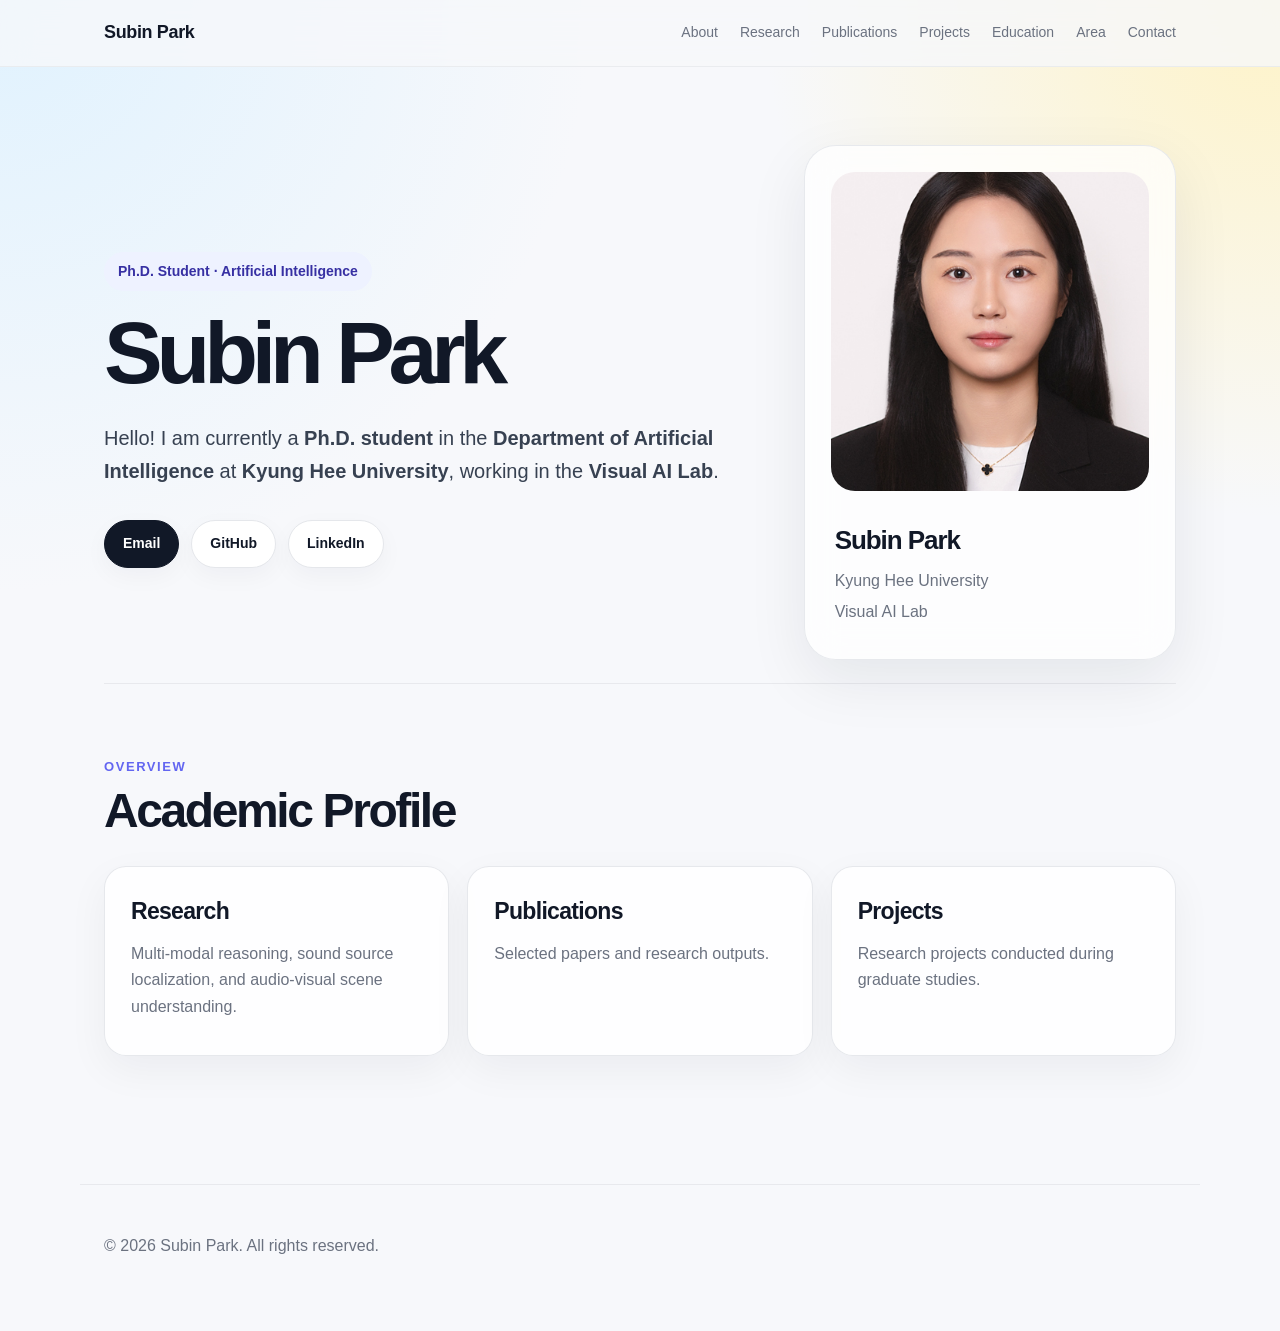
<file: index.html>
<!DOCTYPE html>
<html lang="en">
<head>
  <meta charset="UTF-8" />
  <meta name="viewport" content="width=device-width, initial-scale=1.0" />
  <title>Subin Park</title>
  <link rel="stylesheet" href="style.css" />

  <!-- Google tag (gtag.js) -->
  <script async src="https://www.googletagmanager.com/gtag/js?id=G-E4RYLG2HKZ"></script>
  <script>
    window.dataLayer = window.dataLayer || [];
    function gtag(){dataLayer.push(arguments);}
    gtag('js', new Date());
  
    gtag('config', 'G-E4RYLG2HKZ');
  </script>
</head>

<body>
  <header class="site-header">
    <nav class="nav">
      <a href="index.html" class="logo">Subin Park</a>
      <div class="nav-links">
        <a href="index.html">About</a>
        <a href="research.html">Research</a>
        <a href="publications.html">Publications</a>
        <a href="projects.html">Projects</a>
        <a href="education.html">Education</a>
        <a href="area.html">Area</a>
        <a href="contact.html">Contact</a>
      </div>
    </nav>
  </header>

  <main>
    <!-- Hero -->
    <section class="hero">
      <div class="hero-text">
        <p class="eyebrow">Ph.D. Student · Artificial Intelligence</p>
        <h1>Subin Park</h1>

        <p class="intro">
          Hello! I am currently a <strong>Ph.D. student</strong> in the
          <strong>Department of Artificial Intelligence</strong> at
          <strong>Kyung Hee University</strong>, working in the
          <strong>Visual AI Lab</strong>.
        </p>

        <div class="hero-buttons">
          <a href="mailto:subin.park@khu.ac.kr" class="button primary">Email</a>
          <a href="https://github.com/subinbing" class="button" target="_blank">GitHub</a>
          <a href="https://www.linkedin.com/in/subinbing7445/" class="button" target="_blank">LinkedIn</a>
        </div>
      </div>

      <div class="hero-card">
        <img src="assets/profile.jpg" alt="Subin Park" class="profile-img" />
        <div class="profile-info">
          <h2>Subin Park</h2>
          <p>Kyung Hee University</p>
          <p>Visual AI Lab</p>
        </div>
      </div>
    </section>

    <!-- Preview -->
    <section class="section">
      <div class="section-title">
        <span>Overview</span>
        <h2>Academic Profile</h2>
      </div>

      <div class="overview-grid">
        <a href="research.html" class="overview-card">
          <h3>Research</h3>
          <p>Multi-modal reasoning, sound source localization, and audio-visual scene understanding.</p>
        </a>

        <a href="publications.html" class="overview-card">
          <h3>Publications</h3>
          <p>Selected papers and research outputs.</p>
        </a>

        <a href="projects.html" class="overview-card">
          <h3>Projects</h3>
          <p>Research projects conducted during graduate studies.</p>
        </a>
      </div>
    </section>
  </main>

  <footer>
    <p>© 2026 Subin Park. All rights reserved.</p>
  </footer>
</body>
</html>
</file>
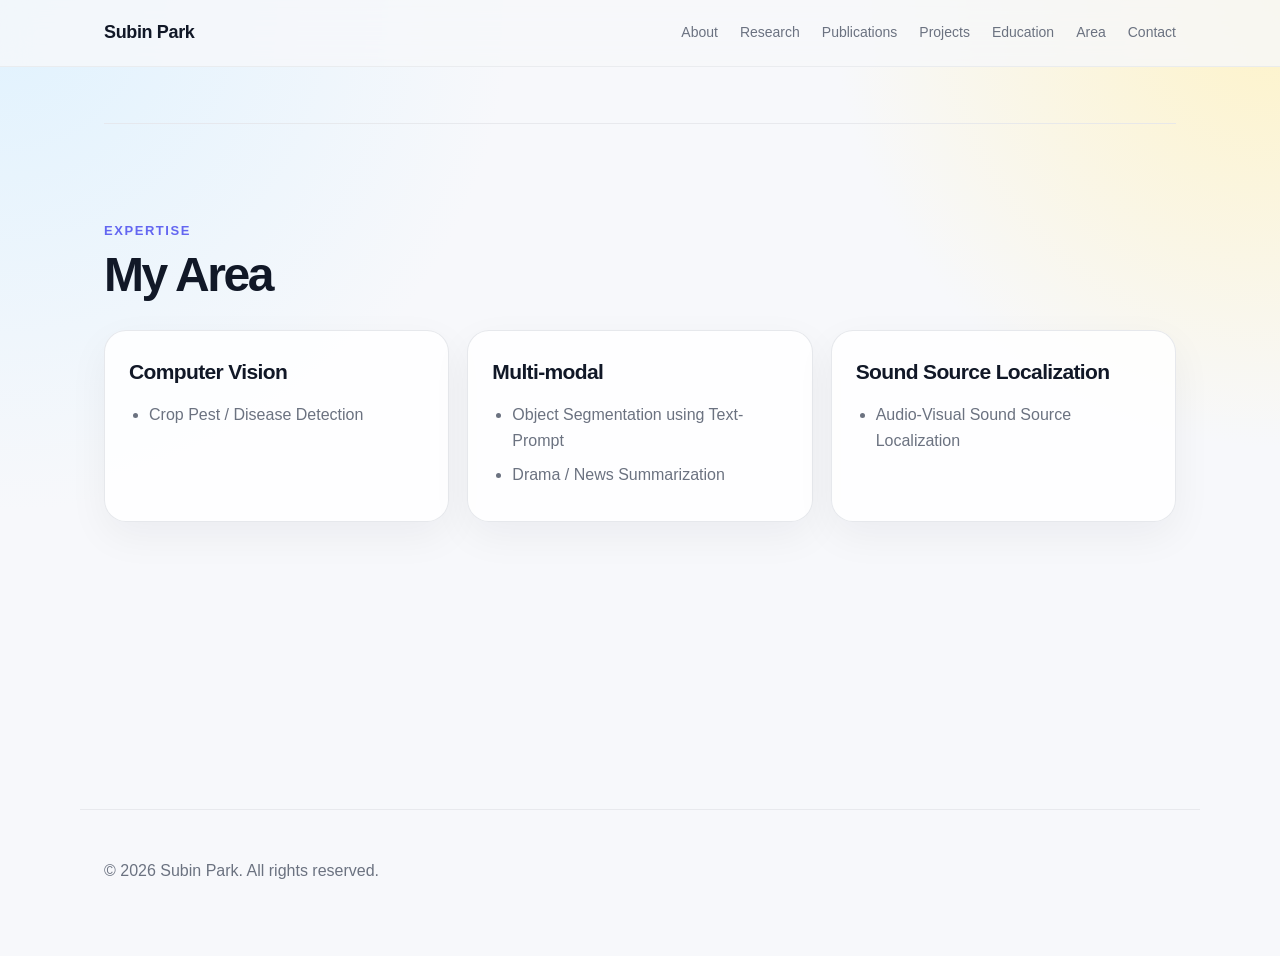
<file: area.html>
<!DOCTYPE html>
<html lang="en">
<head>
  <meta charset="UTF-8" />
  <meta name="viewport" content="width=device-width, initial-scale=1.0" />
  <title>Area | Subin Park</title>
  <link rel="stylesheet" href="style.css" />

  <!-- Google tag (gtag.js) -->
  <script async src="https://www.googletagmanager.com/gtag/js?id=G-E4RYLG2HKZ"></script>
  <script>
    window.dataLayer = window.dataLayer || [];
    function gtag(){dataLayer.push(arguments);}
    gtag('js', new Date());
  
    gtag('config', 'G-E4RYLG2HKZ');
  </script>
</head>

<body>
  <header class="site-header">
    <nav class="nav">
      <a href="index.html" class="logo">Subin Park</a>
      <div class="nav-links">
        <a href="index.html">About</a>
        <a href="research.html">Research</a>
        <a href="publications.html">Publications</a>
        <a href="projects.html">Projects</a>
        <a href="education.html">Education</a>
        <a href="area.html">Area</a>
        <a href="contact.html">Contact</a>
      </div>
    </nav>
  </header>

  <main>
    <section class="section page-section">
      <div class="section-title">
        <span>Expertise</span>
        <h2>My Area</h2>
      </div>

      <div class="area-grid">
        <div class="area-card">
          <h3>Computer Vision</h3>
          <ul>
            <li>Crop Pest / Disease Detection</li>
          </ul>
        </div>

        <div class="area-card">
          <h3>Multi-modal</h3>
          <ul>
            <li>Object Segmentation using Text-Prompt</li>
            <li>Drama / News Summarization</li>
          </ul>
        </div>

        <div class="area-card">
          <h3>Sound Source Localization</h3>
          <ul>
            <li>Audio-Visual Sound Source Localization</li>
          </ul>
        </div>
      </div>
    </section>
  </main>

  <footer>
    <p>© 2026 Subin Park. All rights reserved.</p>
  </footer>
</body>
</html>
</file>
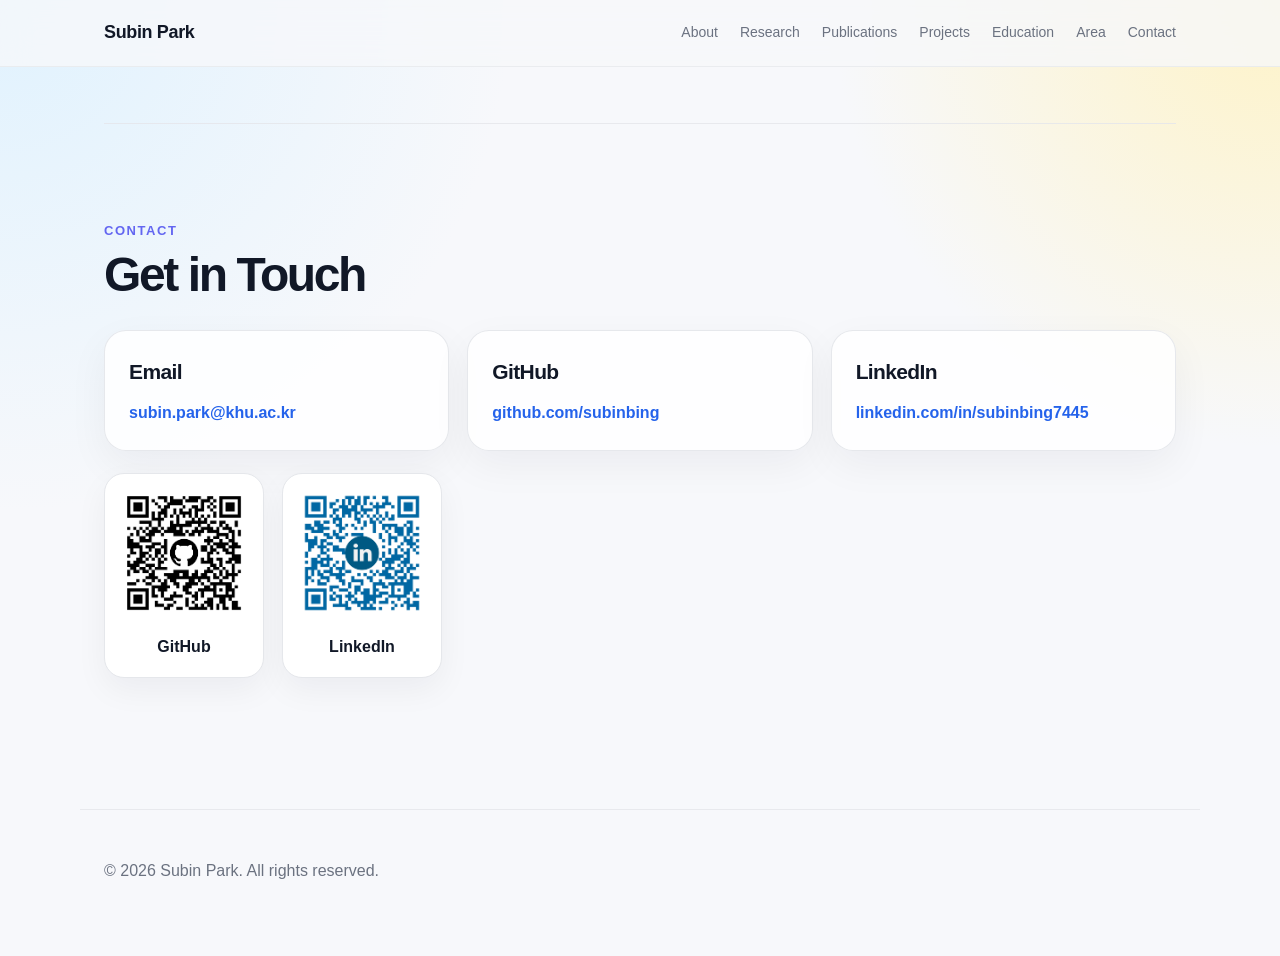
<file: contact.html>
<!DOCTYPE html>
<html lang="en">
<head>
  <meta charset="UTF-8" />
  <meta name="viewport" content="width=device-width, initial-scale=1.0" />
  <title>Contact | Subin Park</title>
  <link rel="stylesheet" href="style.css" />

  <!-- Google tag (gtag.js) -->
  <script async src="https://www.googletagmanager.com/gtag/js?id=G-E4RYLG2HKZ"></script>
  <script>
    window.dataLayer = window.dataLayer || [];
    function gtag(){dataLayer.push(arguments);}
    gtag('js', new Date());
  
    gtag('config', 'G-E4RYLG2HKZ');
  </script>
</head>

<body>
  <header class="site-header">
    <nav class="nav">
      <a href="index.html" class="logo">Subin Park</a>
      <div class="nav-links">
        <a href="index.html">About</a>
        <a href="research.html">Research</a>
        <a href="publications.html">Publications</a>
        <a href="projects.html">Projects</a>
        <a href="education.html">Education</a>
        <a href="area.html">Area</a>
        <a href="contact.html">Contact</a>
      </div>
    </nav>
  </header>

  <main>
    <section class="section page-section contact-section">
      <div class="section-title">
        <span>Contact</span>
        <h2>Get in Touch</h2>
      </div>

      <div class="contact-grid">
        <div class="contact-card">
          <h3>Email</h3>
          <a href="mailto:subin.park@khu.ac.kr">subin.park@khu.ac.kr</a>
        </div>

        <div class="contact-card">
          <h3>GitHub</h3>
          <a href="https://github.com/subinbing" target="_blank">github.com/subinbing</a>
        </div>

        <div class="contact-card">
          <h3>LinkedIn</h3>
          <a href="https://www.linkedin.com/in/subinbing7445/" target="_blank">linkedin.com/in/subinbing7445</a>
        </div>
      </div>

      <div class="qr-grid">
        <div class="qr-card">
          <img src="assets/qr-code-github.png" alt="GitHub QR Code" />
          <p>GitHub</p>
        </div>

        <div class="qr-card">
          <img src="assets/qr-code-linkedin.png" alt="LinkedIn QR Code" />
          <p>LinkedIn</p>
        </div>
      </div>
    </section>
  </main>

  <footer>
    <p>© 2026 Subin Park. All rights reserved.</p>
  </footer>
</body>
</html>
</file>
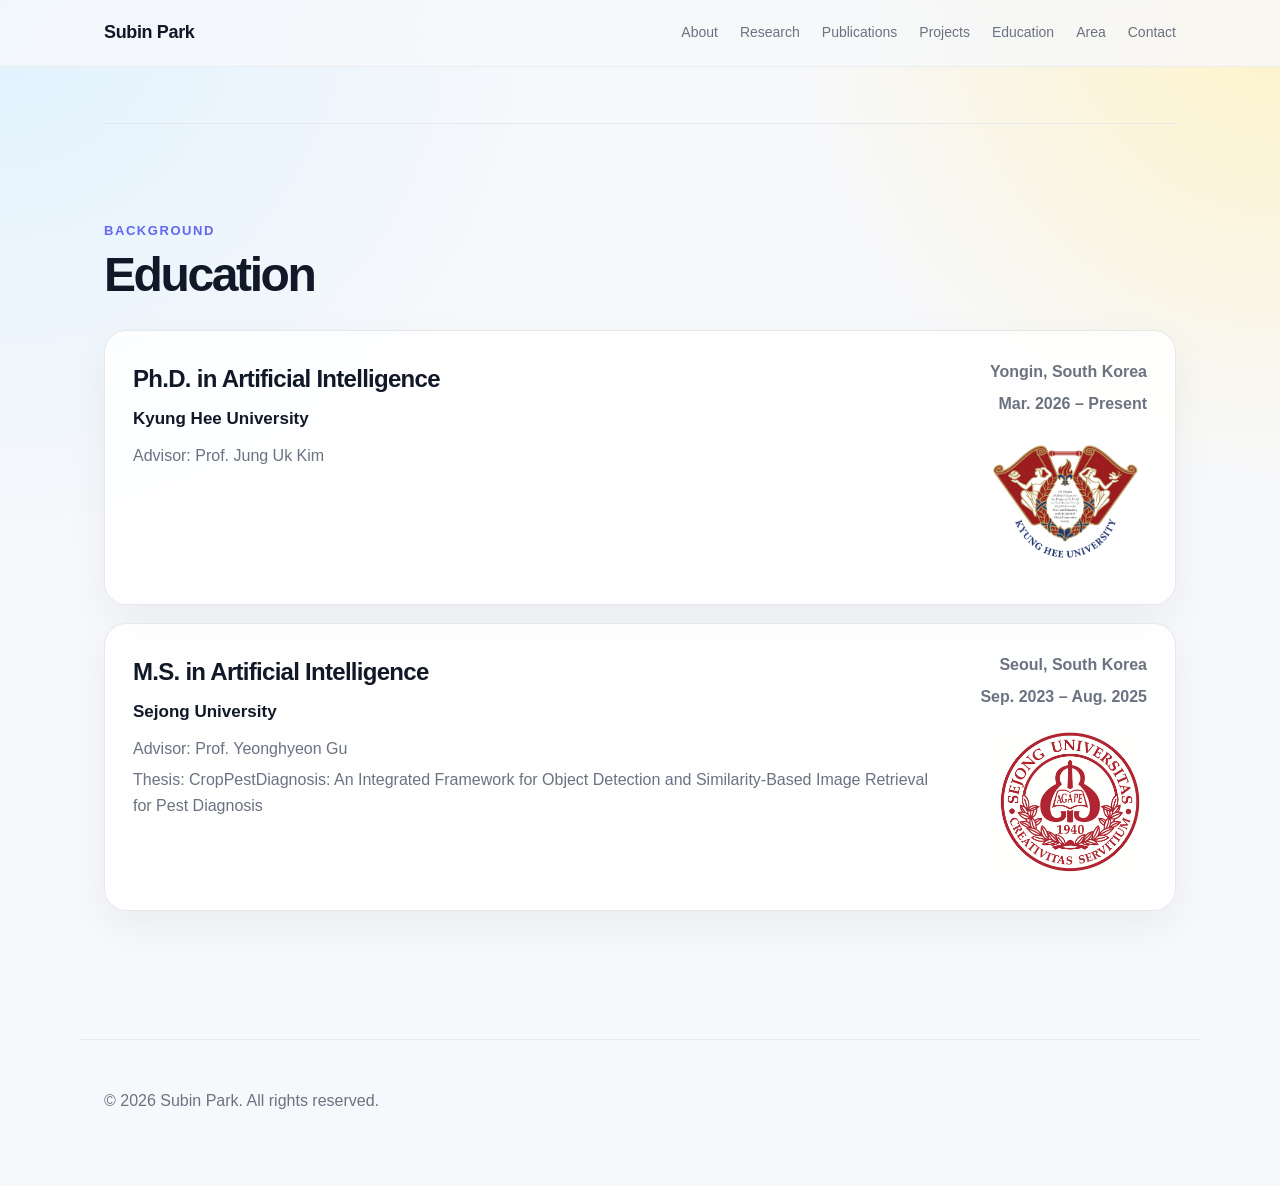
<file: education.html>
<!DOCTYPE html>
<html lang="en">
<head>
  <meta charset="UTF-8" />
  <meta name="viewport" content="width=device-width, initial-scale=1.0" />
  <title>Education | Subin Park</title>
  <link rel="stylesheet" href="style.css" />

  <!-- Google tag (gtag.js) -->
  <script async src="https://www.googletagmanager.com/gtag/js?id=G-E4RYLG2HKZ"></script>
  <script>
    window.dataLayer = window.dataLayer || [];
    function gtag(){dataLayer.push(arguments);}
    gtag('js', new Date());
  
    gtag('config', 'G-E4RYLG2HKZ');
  </script>
</head>
<body>
  <header class="site-header">
    <nav class="nav">
      <a href="index.html" class="logo">Subin Park</a>
      <div class="nav-links">
        <a href="index.html">About</a>
        <a href="research.html">Research</a>
        <a href="publications.html">Publications</a>
        <a href="projects.html">Projects</a>
        <a href="education.html">Education</a>
        <a href="area.html">Area</a>
        <a href="contact.html">Contact</a>
      </div>
    </nav>
  </header>
  <main>
    <section class="section page-section">
      <div class="section-title">
        <span>Background</span>
        <h2>Education</h2>
      </div>
      <div class="education-list">

        <div class="education-item">
          <div class="education-main">
            <div>
              <h3>Ph.D. in Artificial Intelligence</h3>
              <p class="education-school">Kyung Hee University</p>
              <p class="education-detail">Advisor: Prof. Jung Uk Kim</p>
            </div>
            <div class="education-meta">
              <p>Yongin, South Korea</p>
              <p>Mar. 2026 – Present</p>
              <img src="assets/khu-logo.png" alt="Kyung Hee University logo" class="edu-logo" />
            </div>
          </div>
        </div>

        <div class="education-item">
          <div class="education-main">
            <div>
              <h3>M.S. in Artificial Intelligence</h3>
              <p class="education-school">Sejong University</p>
              <p class="education-detail">Advisor: Prof. Yeonghyeon Gu</p>
              <p class="education-detail">Thesis: CropPestDiagnosis: An Integrated Framework for Object Detection and Similarity-Based Image Retrieval for Pest Diagnosis</p>
            </div>
            <div class="education-meta">
              <p>Seoul, South Korea</p>
              <p>Sep. 2023 – Aug. 2025</p>
              <img src="assets/sejong-logo.png" alt="Sejong University logo" class="edu-logo" />
            </div>
          </div>
        </div>

      </div>
    </section>
  </main>
  <footer>
    <p>© 2026 Subin Park. All rights reserved.</p>
  </footer>
</body>
</html>
</file>
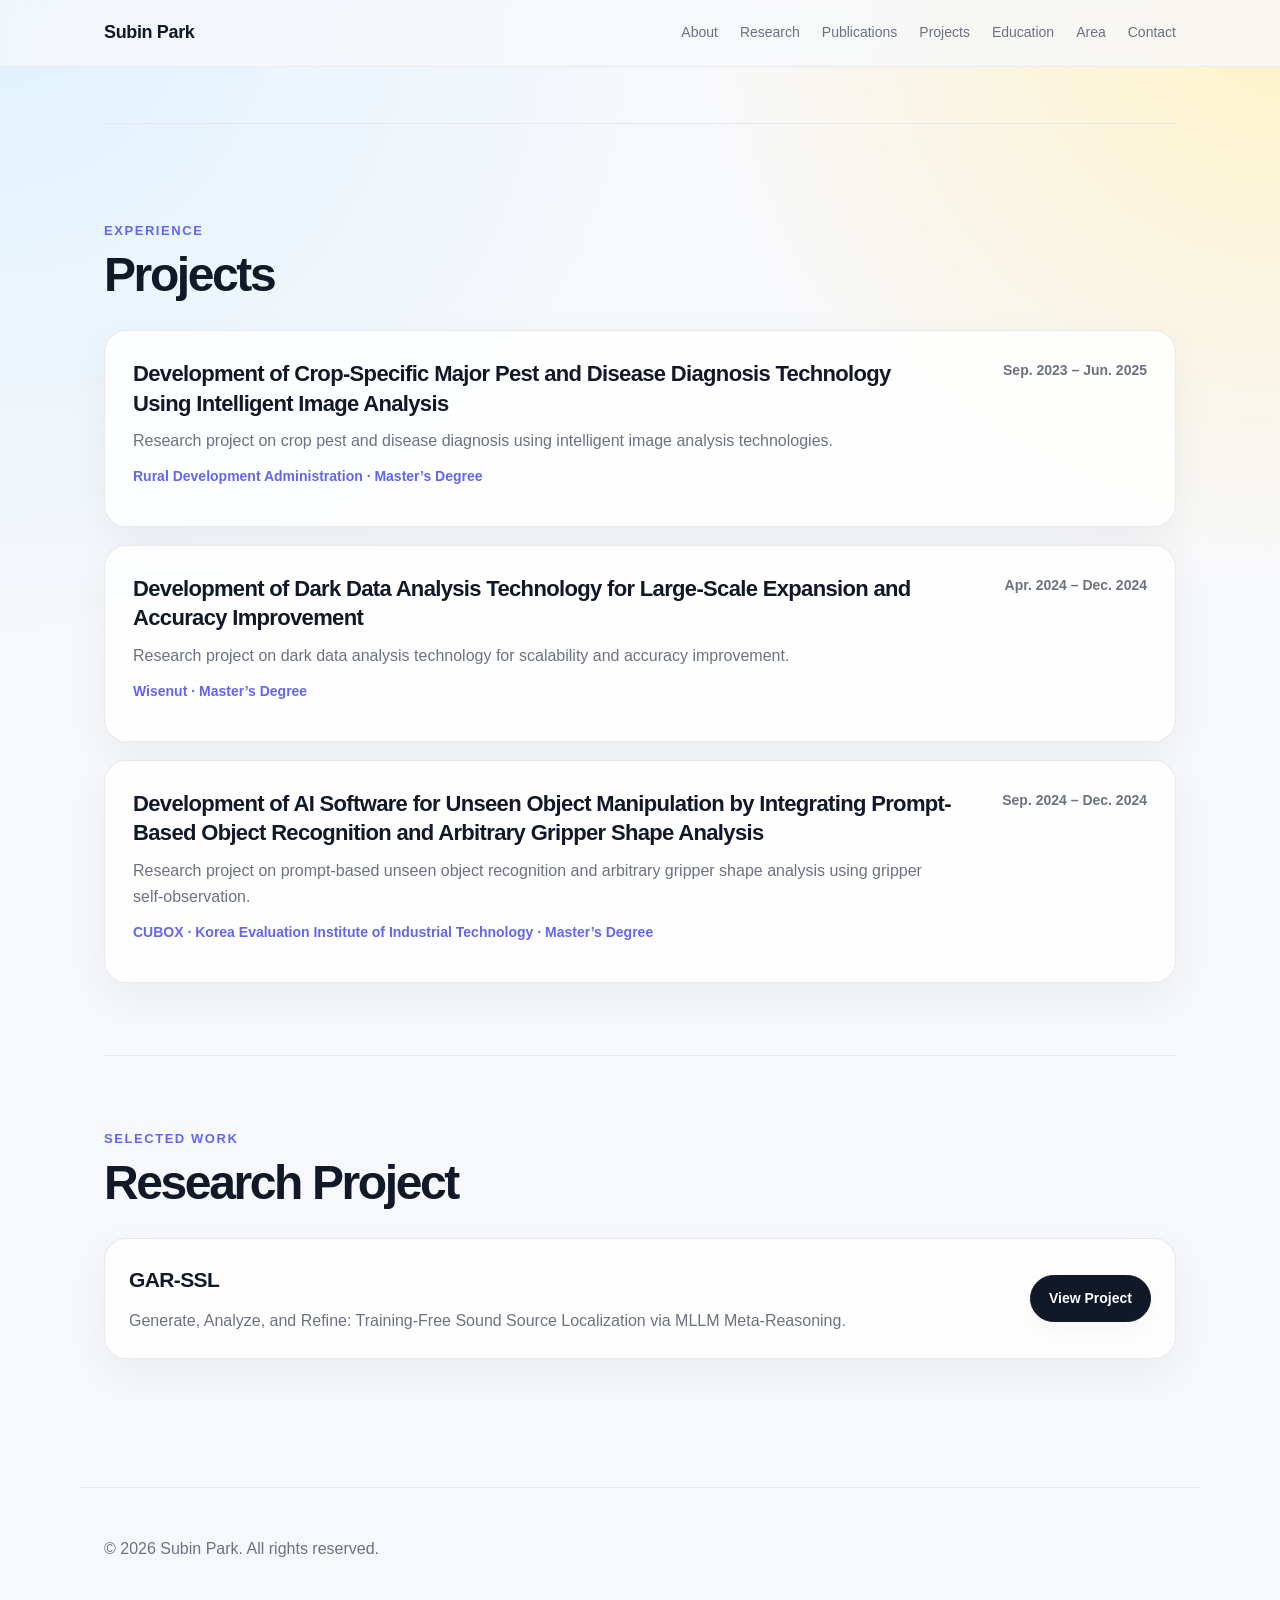
<file: projects.html>
<!DOCTYPE html>
<html lang="en">
<head>
  <meta charset="UTF-8" />
  <meta name="viewport" content="width=device-width, initial-scale=1.0" />
  <title>Projects | Subin Park</title>
  <link rel="stylesheet" href="style.css" />

  <!-- Google tag (gtag.js) -->
  <script async src="https://www.googletagmanager.com/gtag/js?id=G-E4RYLG2HKZ"></script>
  <script>
    window.dataLayer = window.dataLayer || [];
    function gtag(){dataLayer.push(arguments);}
    gtag('js', new Date());
  
    gtag('config', 'G-E4RYLG2HKZ');
  </script>
</head>

<body>
  <header class="site-header">
    <nav class="nav">
      <a href="index.html" class="logo">Subin Park</a>
      <div class="nav-links">
        <a href="index.html">About</a>
        <a href="research.html">Research</a>
        <a href="publications.html">Publications</a>
        <a href="projects.html">Projects</a>
        <a href="education.html">Education</a>
        <a href="area.html">Area</a>
        <a href="contact.html">Contact</a>
      </div>
    </nav>
  </header>

  <main>
    <section class="section page-section">
      <div class="section-title">
        <span>Experience</span>
        <h2>Projects</h2>
      </div>

      <div class="project-list">
        <div class="project-item">
          <div class="project-content">
            <h3>Development of Crop-Specific Major Pest and Disease Diagnosis Technology Using Intelligent Image Analysis</h3>
            <p>
              Research project on crop pest and disease diagnosis using intelligent image analysis technologies.
            </p>
            <p class="project-meta">
              Rural Development Administration · Master’s Degree
            </p>
          </div>

          <div class="project-date">
            Sep. 2023 – Jun. 2025
          </div>
        </div>

        <div class="project-item">
          <div class="project-content">
            <h3>Development of Dark Data Analysis Technology for Large-Scale Expansion and Accuracy Improvement</h3>
            <p>
              Research project on dark data analysis technology for scalability and accuracy improvement.
            </p>
            <p class="project-meta">
              Wisenut · Master’s Degree
            </p>
          </div>

          <div class="project-date">
            Apr. 2024 – Dec. 2024
          </div>
        </div>

        <div class="project-item">
          <div class="project-content">
            <h3>Development of AI Software for Unseen Object Manipulation by Integrating Prompt-Based Object Recognition and Arbitrary Gripper Shape Analysis</h3>
            <p>
              Research project on prompt-based unseen object recognition and arbitrary gripper shape analysis using gripper self-observation.
            </p>
            <p class="project-meta">
              CUBOX · Korea Evaluation Institute of Industrial Technology · Master’s Degree
            </p>
          </div>

          <div class="project-date">
            Sep. 2024 – Dec. 2024
          </div>
        </div>
      </div>
    </section>

    <section class="section">
      <div class="section-title">
        <span>Selected Work</span>
        <h2>Research Project</h2>
      </div>

      <div class="project-card">
        <div>
          <h3>GAR-SSL</h3>
          <p>
            Generate, Analyze, and Refine: Training-Free Sound Source Localization
            via MLLM Meta-Reasoning.
          </p>
        </div>
        <a href="https://visualaikhu.github.io/GAR-SSL/" target="_blank" class="button primary">
          View Project
        </a>
      </div>
    </section>
  </main>

  <footer>
    <p>© 2026 Subin Park. All rights reserved.</p>
  </footer>
</body>
</html>
</file>
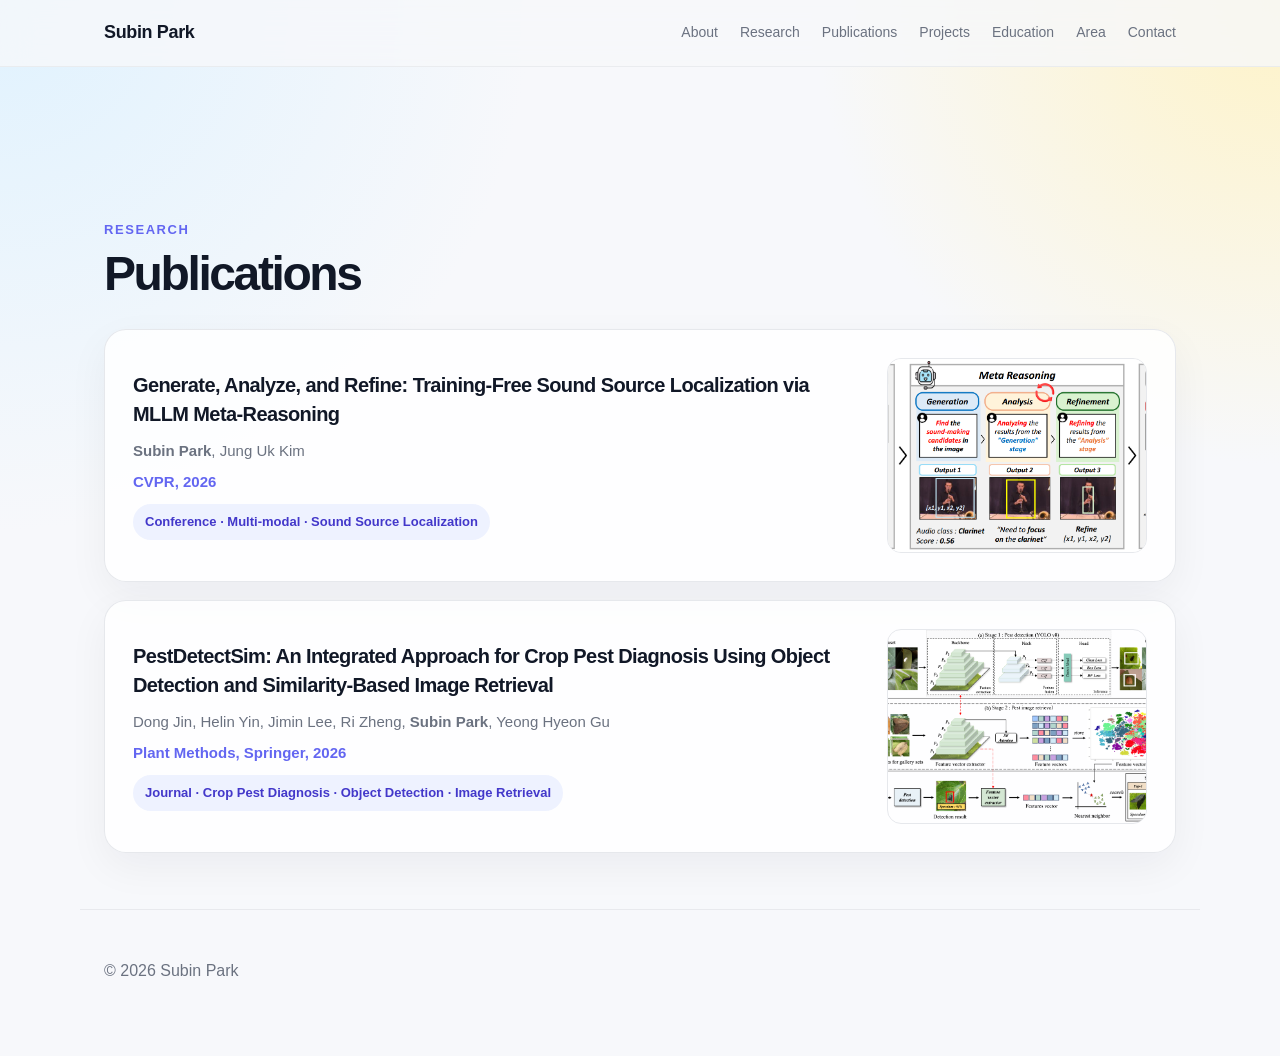
<file: publications.html>
<!DOCTYPE html>
<html lang="en">
<head>
  <meta charset="UTF-8" />
  <meta name="viewport" content="width=device-width, initial-scale=1.0" />
  <title>Publications – Subin Park</title>
  <link rel="stylesheet" href="style.css" />

  <!-- Google tag (gtag.js) -->
  <script async src="https://www.googletagmanager.com/gtag/js?id=G-E4RYLG2HKZ"></script>
  <script>
    window.dataLayer = window.dataLayer || [];
    function gtag(){dataLayer.push(arguments);}
    gtag('js', new Date());
  
    gtag('config', 'G-E4RYLG2HKZ');
  </script>
</head>
<body>
  <header class="site-header">
    <nav class="nav">
      <a class="logo" href="index.html">Subin Park</a>
      <div class="nav-links">
        <a href="index.html">About</a>
        <a href="research.html">Research</a>
        <a href="publications.html">Publications</a>
        <a href="projects.html">Projects</a>
        <a href="education.html">Education</a>
        <a href="area.html">Area</a>
        <a href="contact.html">Contact</a>
      </div>
    </nav>
  </header>

  <main>
    <div class="page-section">
      <div class="section-title">
        <span>RESEARCH</span>
        <h2>Publications</h2>
      </div>

      <div class="publication-list">

        <!-- 1. CVPR 2026 -->
        <div class="publication-item">
          <div class="pub-content">
            <p class="pub-title">Generate, Analyze, and Refine: Training-Free Sound Source Localization via MLLM Meta-Reasoning</p>
            <p class="pub-authors"><strong>Subin Park</strong>, Jung Uk Kim</p>
            <p class="pub-venue">CVPR, 2026</p>
            <span class="pub-tags">Conference · Multi-modal · Sound Source Localization</span>
          </div>
          <div class="pub-figure">
            <img src="assets/gar-ssl.png" alt="GAR-SSL figure" />
          </div>
        </div>

        <!-- 2. Plant Methods 2026 -->
        <div class="publication-item">
          <div class="pub-content">
            <p class="pub-title">PestDetectSim: An Integrated Approach for Crop Pest Diagnosis Using Object Detection and Similarity-Based Image Retrieval</p>
            <p class="pub-authors">Dong Jin, Helin Yin, Jimin Lee, Ri Zheng, <strong>Subin Park</strong>, Yeong Hyeon Gu</p>
            <p class="pub-venue">Plant Methods, Springer, 2026</p>
            <span class="pub-tags">Journal · Crop Pest Diagnosis · Object Detection · Image Retrieval</span>
          </div>
          <div class="pub-figure">
            <img src="assets/pestdetectsim.png" alt="PestDetectSim figure" />
          </div>
        </div>
        
      </div>
    </div>
  </main>

  <footer>
    <p>© 2026 Subin Park</p>
  </footer>
</body>
</html>
</file>
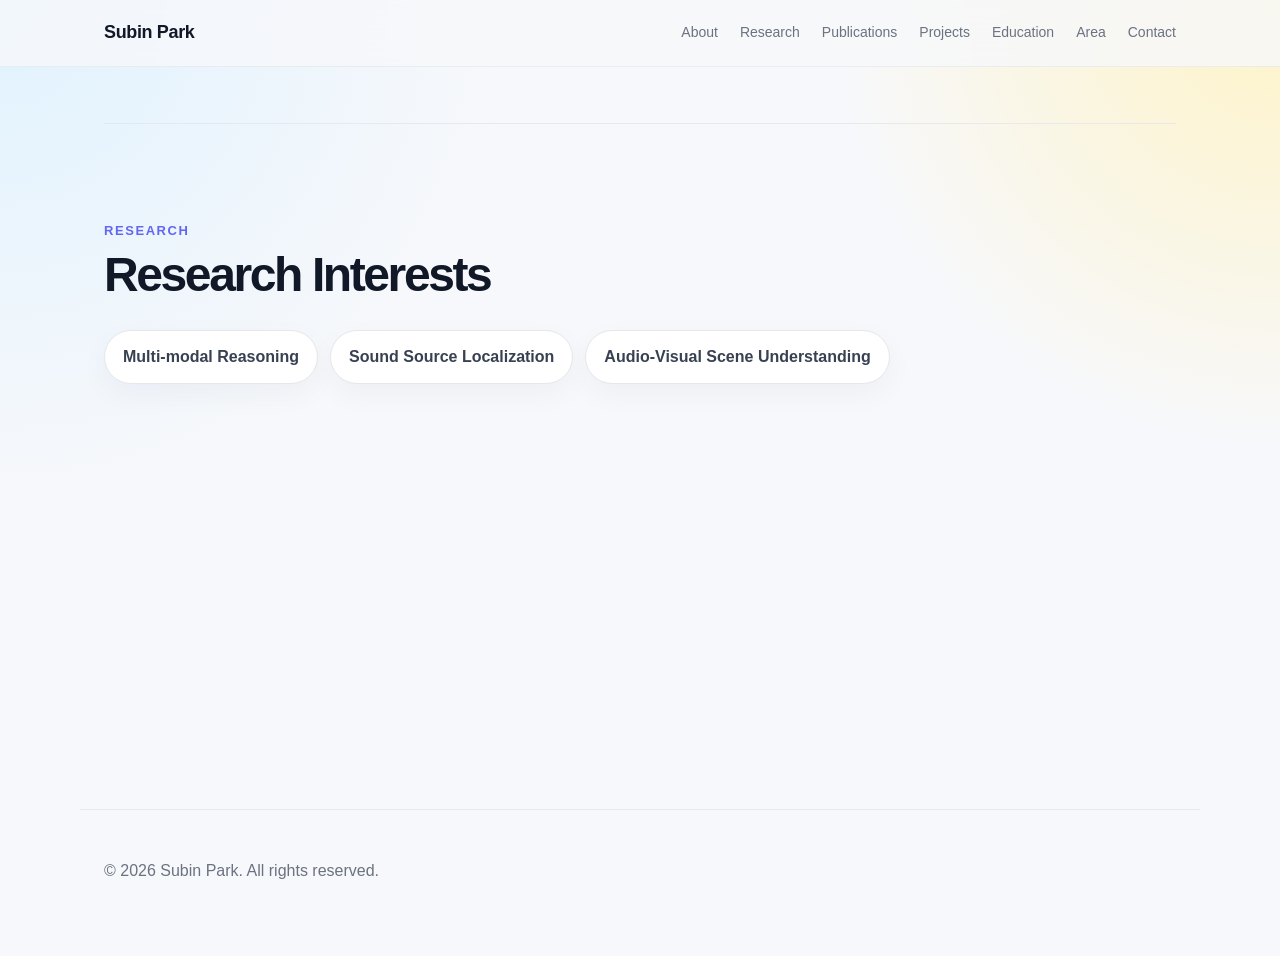
<file: research.html>
<!DOCTYPE html>
<html lang="en">
<head>
  <meta charset="UTF-8" />
  <meta name="viewport" content="width=device-width, initial-scale=1.0" />
  <title>Research | Subin Park</title>
  <link rel="stylesheet" href="style.css" />

  <!-- Google tag (gtag.js) -->
  <script async src="https://www.googletagmanager.com/gtag/js?id=G-E4RYLG2HKZ"></script>
  <script>
    window.dataLayer = window.dataLayer || [];
    function gtag(){dataLayer.push(arguments);}
    gtag('js', new Date());
  
    gtag('config', 'G-E4RYLG2HKZ');
  </script>
</head>

<body>
  <header class="site-header">
    <nav class="nav">
      <a href="index.html" class="logo">Subin Park</a>
      <div class="nav-links">
        <a href="index.html">About</a>
        <a href="research.html">Research</a>
        <a href="publications.html">Publications</a>
        <a href="projects.html">Projects</a>
        <a href="education.html">Education</a>
        <a href="area.html">Area</a>
        <a href="contact.html">Contact</a>
      </div>
    </nav>
  </header>

  <main>
    <section class="section page-section">
      <div class="section-title">
        <span>Research</span>
        <h2>Research Interests</h2>
      </div>

      <div class="tag-list">
        <span>Multi-modal Reasoning</span>
        <span>Sound Source Localization</span>
        <span>Audio-Visual Scene Understanding</span>
      </div>
    </section>
  </main>

  <footer>
    <p>© 2026 Subin Park. All rights reserved.</p>
  </footer>
</body>
</html>
</file>
<file: style.css>
:root {
  --bg: #f7f8fb;
  --card: #ffffff;
  --text: #111827;
  --muted: #6b7280;
  --line: #e5e7eb;
  --primary: #111827;
  --soft: #eef2ff;
  --radius: 22px;
  --shadow: 0 20px 60px rgba(15, 23, 42, 0.08);
}

* {
  box-sizing: border-box;
}

html {
  scroll-behavior: smooth;
}

body {
  margin: 0;
  font-family: Inter, -apple-system, BlinkMacSystemFont, "Segoe UI", Arial, sans-serif;
  color: var(--text);
  background:
    radial-gradient(circle at top left, #e0f2fe 0, transparent 32%),
    radial-gradient(circle at top right, #fef3c7 0, transparent 28%),
    var(--bg);
  line-height: 1.65;
}

a {
  color: inherit;
}

.site-header {
  position: sticky;
  top: 0;
  z-index: 10;
  background: rgba(247, 248, 251, 0.8);
  backdrop-filter: blur(16px);
  border-bottom: 1px solid rgba(229, 231, 235, 0.7);
}

.nav {
  max-width: 1120px;
  margin: 0 auto;
  padding: 18px 24px;
  display: flex;
  align-items: center;
  justify-content: space-between;
}

.logo {
  font-weight: 800;
  font-size: 18px;
  text-decoration: none;
  letter-spacing: -0.02em;
}

.nav-links {
  display: flex;
  gap: 22px;
  font-size: 14px;
}

.nav-links a {
  color: var(--muted);
  text-decoration: none;
  transition: color 0.2s ease;
}

.nav-links a:hover {
  color: var(--text);
}

main {
  max-width: 1120px;
  margin: 0 auto;
  padding: 56px 24px;
}

.hero {
  min-height: 560px;
  display: grid;
  grid-template-columns: 1.4fr 0.8fr;
  align-items: center;
  gap: 48px;
}

.eyebrow {
  display: inline-flex;
  padding: 8px 14px;
  border-radius: 999px;
  background: var(--soft);
  color: #3730a3;
  font-weight: 700;
  font-size: 14px;
  margin-bottom: 20px;
}

.hero h1 {
  margin: 0;
  font-size: clamp(48px, 8vw, 88px);
  line-height: 0.95;
  letter-spacing: -0.07em;
}

.intro {
  max-width: 720px;
  margin: 28px 0 0;
  color: #374151;
  font-size: 20px;
}

.hero-buttons {
  display: flex;
  flex-wrap: wrap;
  gap: 12px;
  margin-top: 32px;
}

.button {
  display: inline-flex;
  align-items: center;
  justify-content: center;
  min-height: 44px;
  padding: 11px 18px;
  border-radius: 999px;
  border: 1px solid var(--line);
  background: var(--card);
  color: var(--text);
  text-decoration: none;
  font-weight: 700;
  font-size: 14px;
  box-shadow: 0 8px 24px rgba(15, 23, 42, 0.04);
  transition: transform 0.2s ease, box-shadow 0.2s ease;
}

.button:hover {
  transform: translateY(-2px);
  box-shadow: 0 14px 34px rgba(15, 23, 42, 0.1);
}

.button.primary {
  background: var(--primary);
  color: white;
  border-color: var(--primary);
}

.hero-card {
  background: rgba(255, 255, 255, 0.72);
  backdrop-filter: blur(18px);
  border: 1px solid rgba(229, 231, 235, 0.9);
  border-radius: 32px;
  padding: 26px;
  box-shadow: var(--shadow);
}

.profile-img {
  width: 100%;
  aspect-ratio: 1 / 1;
  object-fit: cover;
  border-radius: 24px;
  background: #eef2f7;
}

.profile-info {
  padding: 20px 4px 4px;
}

.profile-info h2 {
  margin: 0 0 6px;
  font-size: 26px;
  letter-spacing: -0.04em;
}

.profile-info p {
  margin: 4px 0;
  color: var(--muted);
}

.section {
  padding: 72px 0;
  border-top: 1px solid rgba(229, 231, 235, 0.85);
}

.section-title {
  margin-bottom: 28px;
}

.section-title span {
  display: block;
  color: #6366f1;
  font-weight: 800;
  font-size: 13px;
  text-transform: uppercase;
  letter-spacing: 0.12em;
  margin-bottom: 8px;
}

.section-title h2 {
  margin: 0;
  font-size: clamp(32px, 4vw, 48px);
  line-height: 1.1;
  letter-spacing: -0.05em;
}

.tag-list {
  display: flex;
  flex-wrap: wrap;
  gap: 12px;
}

.tag-list span {
  padding: 13px 18px;
  border-radius: 999px;
  background: var(--card);
  border: 1px solid var(--line);
  color: #374151;
  font-weight: 700;
  box-shadow: 0 10px 30px rgba(15, 23, 42, 0.04);
}

.link-grid,
.area-grid,
.contact-grid {
  display: grid;
  grid-template-columns: repeat(4, 1fr);
  gap: 18px;
}

.link-card,
.area-card,
.contact-card,
.project-card {
  background: rgba(255, 255, 255, 0.82);
  border: 1px solid rgba(229, 231, 235, 0.95);
  border-radius: var(--radius);
  padding: 24px;
  box-shadow: 0 14px 40px rgba(15, 23, 42, 0.05);
}

.link-card {
  min-height: 170px;
  text-decoration: none;
  transition: transform 0.2s ease, box-shadow 0.2s ease;
}

.link-card:hover {
  transform: translateY(-4px);
  box-shadow: var(--shadow);
}

.link-card h3,
.area-card h3,
.contact-card h3,
.project-card h3 {
  margin: 0 0 10px;
  font-size: 21px;
  letter-spacing: -0.03em;
}

.link-card p,
.area-card p,
.contact-card p,
.project-card p {
  margin: 0;
  color: var(--muted);
}

.timeline {
  display: grid;
  gap: 18px;
}

.timeline-item {
  display: grid;
  grid-template-columns: 180px 1fr;
  gap: 24px;
  padding: 26px;
  background: rgba(255, 255, 255, 0.82);
  border: 1px solid rgba(229, 231, 235, 0.95);
  border-radius: var(--radius);
  box-shadow: 0 14px 40px rgba(15, 23, 42, 0.04);
}

.timeline-date {
  color: #6366f1;
  font-weight: 800;
}

.timeline-content h3 {
  margin: 0 0 6px;
  font-size: 24px;
  letter-spacing: -0.03em;
}

.timeline-content p {
  margin: 5px 0;
  color: var(--muted);
}

.timeline-content .degree {
  color: var(--text);
  font-weight: 800;
}

.area-grid {
  grid-template-columns: repeat(3, 1fr);
}

.area-card ul {
  margin: 12px 0 0;
  padding-left: 20px;
  color: var(--muted);
}

.area-card li {
  margin: 8px 0;
}

.project-card {
  display: flex;
  align-items: center;
  justify-content: space-between;
  gap: 24px;
}

.project-card p {
  max-width: 720px;
}

.contact-grid {
  grid-template-columns: repeat(3, 1fr);
}

.contact-card a {
  color: #2563eb;
  word-break: break-word;
  text-decoration: none;
  font-weight: 700;
}

.qr-grid {
  display: flex;
  gap: 18px;
  margin-top: 22px;
  flex-wrap: wrap;
}

.qr-card {
  width: 160px;
  padding: 16px;
  border-radius: 20px;
  background: white;
  border: 1px solid var(--line);
  text-align: center;
  box-shadow: 0 12px 32px rgba(15, 23, 42, 0.05);
}

.qr-card img {
  width: 100%;
  border-radius: 14px;
}

.qr-card p {
  margin: 10px 0 0;
  font-weight: 800;
}

footer {
  max-width: 1120px;
  margin: 0 auto;
  padding: 32px 24px 56px;
  color: var(--muted);
  border-top: 1px solid rgba(229, 231, 235, 0.85);
}

@media (max-width: 900px) {
  .hero {
    grid-template-columns: 1fr;
    min-height: auto;
  }

  .link-grid {
    grid-template-columns: repeat(2, 1fr);
  }

  .area-grid,
  .contact-grid {
    grid-template-columns: 1fr;
  }

  .timeline-item {
    grid-template-columns: 1fr;
  }

  .project-card {
    align-items: flex-start;
    flex-direction: column;
  }
}

@media (max-width: 640px) {
  .nav {
    align-items: flex-start;
    flex-direction: column;
    gap: 12px;
  }

  .nav-links {
    flex-wrap: wrap;
    gap: 12px;
  }

  main {
    padding: 36px 18px;
  }

  .hero h1 {
    font-size: 54px;
  }

  .intro {
    font-size: 17px;
  }

  .link-grid {
    grid-template-columns: 1fr;
  }
}

.education-list {
  display: grid;
  gap: 18px;
}

.education-item {
  background: rgba(255, 255, 255, 0.82);
  border: 1px solid rgba(229, 231, 235, 0.95);
  border-radius: var(--radius);
  padding: 28px;
  box-shadow: 0 14px 40px rgba(15, 23, 42, 0.05);
}

.education-main {
  display: grid;
  grid-template-columns: 1fr auto;
  gap: 24px;
  align-items: start;
}

.education-main h3 {
  margin: 0 0 6px;
  font-size: 24px;
  letter-spacing: -0.03em;
}

.education-school {
  margin: 0 0 10px;
  color: var(--text);
  font-weight: 800;
  font-size: 17px;
}

.education-detail {
  margin: 5px 0;
  color: var(--muted);
}

.education-meta {
  min-width: 190px;
  text-align: right;
  color: var(--muted);
  font-weight: 700;
}

.education-meta p {
  margin: 0 0 6px;
}

@media (max-width: 900px) {
  .education-main {
    grid-template-columns: 1fr;
  }

  .education-meta {
    text-align: left;
    min-width: auto;
  }
}

.project-list {
  display: grid;
  gap: 18px;
}

.project-item {
  display: grid;
  grid-template-columns: 1fr auto;
  gap: 24px;
  align-items: start;
  background: rgba(255, 255, 255, 0.82);
  border: 1px solid rgba(229, 231, 235, 0.95);
  border-radius: var(--radius);
  padding: 28px;
  box-shadow: 0 14px 40px rgba(15, 23, 42, 0.05);
}

.project-content h3 {
  margin: 0 0 10px;
  font-size: 22px;
  line-height: 1.35;
  letter-spacing: -0.03em;
}

.project-content p {
  margin: 0 0 10px;
  color: var(--muted);
}

.project-meta {
  color: #6366f1 !important;
  font-weight: 800;
  font-size: 14px;
}

.project-date {
  min-width: 170px;
  text-align: right;
  color: var(--muted);
  font-weight: 800;
  font-size: 14px;
}

@media (max-width: 900px) {
  .project-item {
    grid-template-columns: 1fr;
  }

  .project-date {
    min-width: auto;
    text-align: left;
  }
}

.page-section {
  min-height: 70vh;
  padding-top: 96px;
}

.overview-grid {
  display: grid;
  grid-template-columns: repeat(3, 1fr);
  gap: 18px;
}

.overview-card {
  display: block;
  min-height: 190px;
  background: rgba(255, 255, 255, 0.82);
  border: 1px solid rgba(229, 231, 235, 0.95);
  border-radius: var(--radius);
  padding: 26px;
  box-shadow: 0 14px 40px rgba(15, 23, 42, 0.05);
  text-decoration: none;
  transition: transform 0.2s ease, box-shadow 0.2s ease;
}

.overview-card:hover {
  transform: translateY(-4px);
  box-shadow: var(--shadow);
}

.overview-card h3 {
  margin: 0 0 10px;
  font-size: 23px;
  letter-spacing: -0.03em;
}

.overview-card p {
  margin: 0;
  color: var(--muted);
}

@media (max-width: 900px) {
  .overview-grid {
    grid-template-columns: 1fr;
  }
}

/* Publications */

.publication-list {
  display: grid;
  gap: 18px;
}

.publication-item {
  background: rgba(255, 255, 255, 0.82);
  border: 1px solid rgba(229, 231, 235, 0.95);
  border-radius: var(--radius);
  padding: 28px;
  box-shadow: 0 14px 40px rgba(15, 23, 42, 0.05);
  display: grid;
  grid-template-columns: 1fr 260px;
  gap: 28px;
  align-items: center;
}

.pub-title {
  color: var(--text);
  font-weight: 800;
  font-size: 20px;
  line-height: 1.45;
  letter-spacing: -0.03em;
  margin: 0 0 10px;
}

.pub-authors {
  font-size: 15px;
  color: var(--muted);
  margin: 0 0 6px;
}

.pub-venue {
  font-size: 15px;
  color: #6366f1;
  font-weight: 800;
  margin: 0 0 10px;
}

.pub-tags {
  display: inline-block;
  padding: 7px 12px;
  border-radius: 999px;
  background: #eef2ff;
  color: #4338ca;
  font-size: 13px;
  font-weight: 700;
}

.pub-figure img {
  width: 100%;
  border-radius: 14px;
  border: 1px solid rgba(229, 231, 235, 0.95);
  display: block;
  object-fit: cover;
  aspect-ratio: 4 / 3;
}

@media (max-width: 900px) {
  .publication-item {
    grid-template-columns: 1fr;
  }
}

.pub-tags.submitted {
  background: #fef3c7;
  color: #92400e;
}

.pub-tags.inprep {
  background: #f0fdf4;
  color: #166534;
}

.edu-logo {
  width: 100%;
  max-width: 160px;
  height: auto;
  object-fit: contain;
  margin-top: 14px;
  border-radius: 10px;
}
</file>
